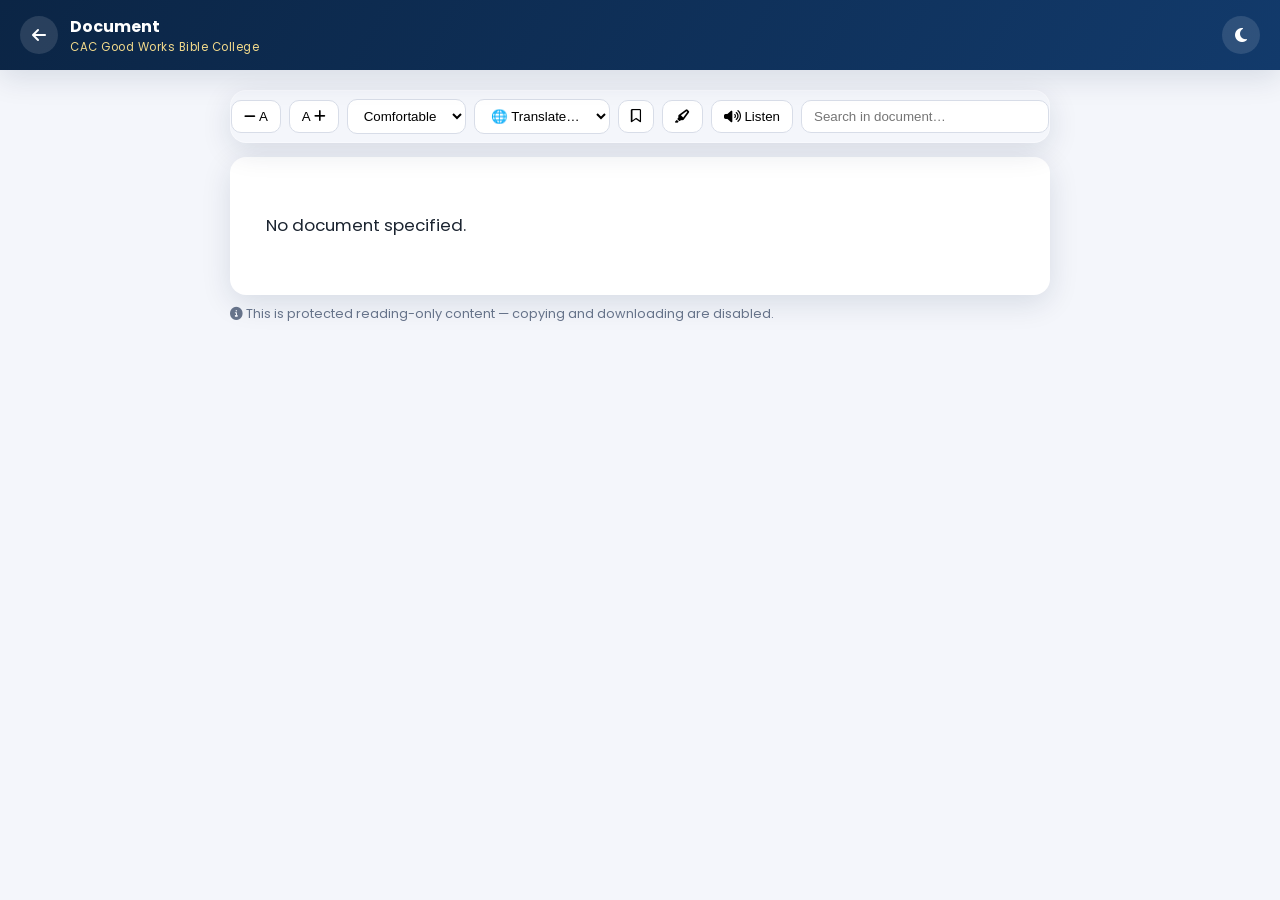
<file: ebook-reader.html>
<!DOCTYPE html>
<html lang="en">
<head>
<meta charset="UTF-8">
<meta name="viewport" content="width=device-width, initial-scale=1">
<title>Reader — CAC Good Works Bible College</title>
<meta name="description" content="Protected reading view for course ebooks and handbooks at CAC Good Works Assembly Believers Bible College.">
<link rel="icon" href="icon-192.png">
<link href="https://fonts.googleapis.com/css2?family=Playfair+Display:wght@600;700&family=Poppins:wght@400;500;600;700&display=swap" rel="stylesheet">
<link rel="stylesheet" href="https://cdnjs.cloudflare.com/ajax/libs/font-awesome/6.5.2/css/all.min.css">
<link rel="stylesheet" href="style.css">
</head>
<body>

<div class="brand-bar">
  <button class="icon-btn" onclick="window.close()" title="Close reader" aria-label="Close reader"><i class="fa-solid fa-arrow-left"></i></button>
  <div class="brand-text"><strong id="doc-title">Reader</strong><small>CAC Good Works Bible College</small></div>
  <div class="spacer"></div>
  <button class="icon-btn" id="dark-toggle" title="Toggle dark/light" aria-label="Toggle dark/light mode"><i class="fa-solid fa-moon"></i></button>
</div>

<div class="reader-shell">
  <div class="reader-toolbar glass-card">
    <button id="font-minus" title="Smaller text"><i class="fa-solid fa-minus"></i> A</button>
    <button id="font-plus" title="Larger text">A <i class="fa-solid fa-plus"></i></button>
    <select id="line-spacing" title="Line spacing">
      <option value="1.5">Compact</option>
      <option value="1.9" selected>Comfortable</option>
      <option value="2.3">Relaxed</option>
    </select>
    <select id="translate-lang" title="Translate">
      <option value="">🌐 Translate…</option>
      <option value="en">English</option>
      <option value="yo">Yoruba</option>
      <option value="fr">French</option>
      <option value="es">Spanish</option>
      <option value="pt">Portuguese</option>
      <option value="ar">Arabic</option>
      <option value="zh">Chinese</option>
      <option value="de">German</option>
      <option value="it">Italian</option>
      <option value="ru">Russian</option>
      <option value="hi">Hindi</option>
      <option value="sw">Swahili</option>
    </select>
    <button id="bookmark-btn" title="Bookmark this page"><i class="fa-regular fa-bookmark"></i></button>
    <button id="highlight-btn" title="Highlight selected text"><i class="fa-solid fa-highlighter"></i></button>
    <button id="listen-btn" title="Listen to this page read aloud"><i class="fa-solid fa-volume-high"></i> Listen</button>
    <input id="search-box" placeholder="Search in document…" style="flex:1;min-width:160px;padding:8px 12px;border-radius:10px;border:1px solid #d8dde8;">
  </div>

  <div id="toc-box" class="glass-card" style="margin-bottom:14px;display:none;"></div>

  <div class="reader-page" id="reader-page">
    <p style="text-align:center;color:var(--muted);">Loading document…</p>
  </div>

  <p id="reader-note" style="color:var(--muted);font-size:.8rem;margin-top:10px;">
    <i class="fa-solid fa-circle-info"></i> This is protected reading-only content — copying and downloading are disabled.
  </p>
</div>

<script type="module" src="ebook-reader.js"></script>
</body>
</html>
</file>
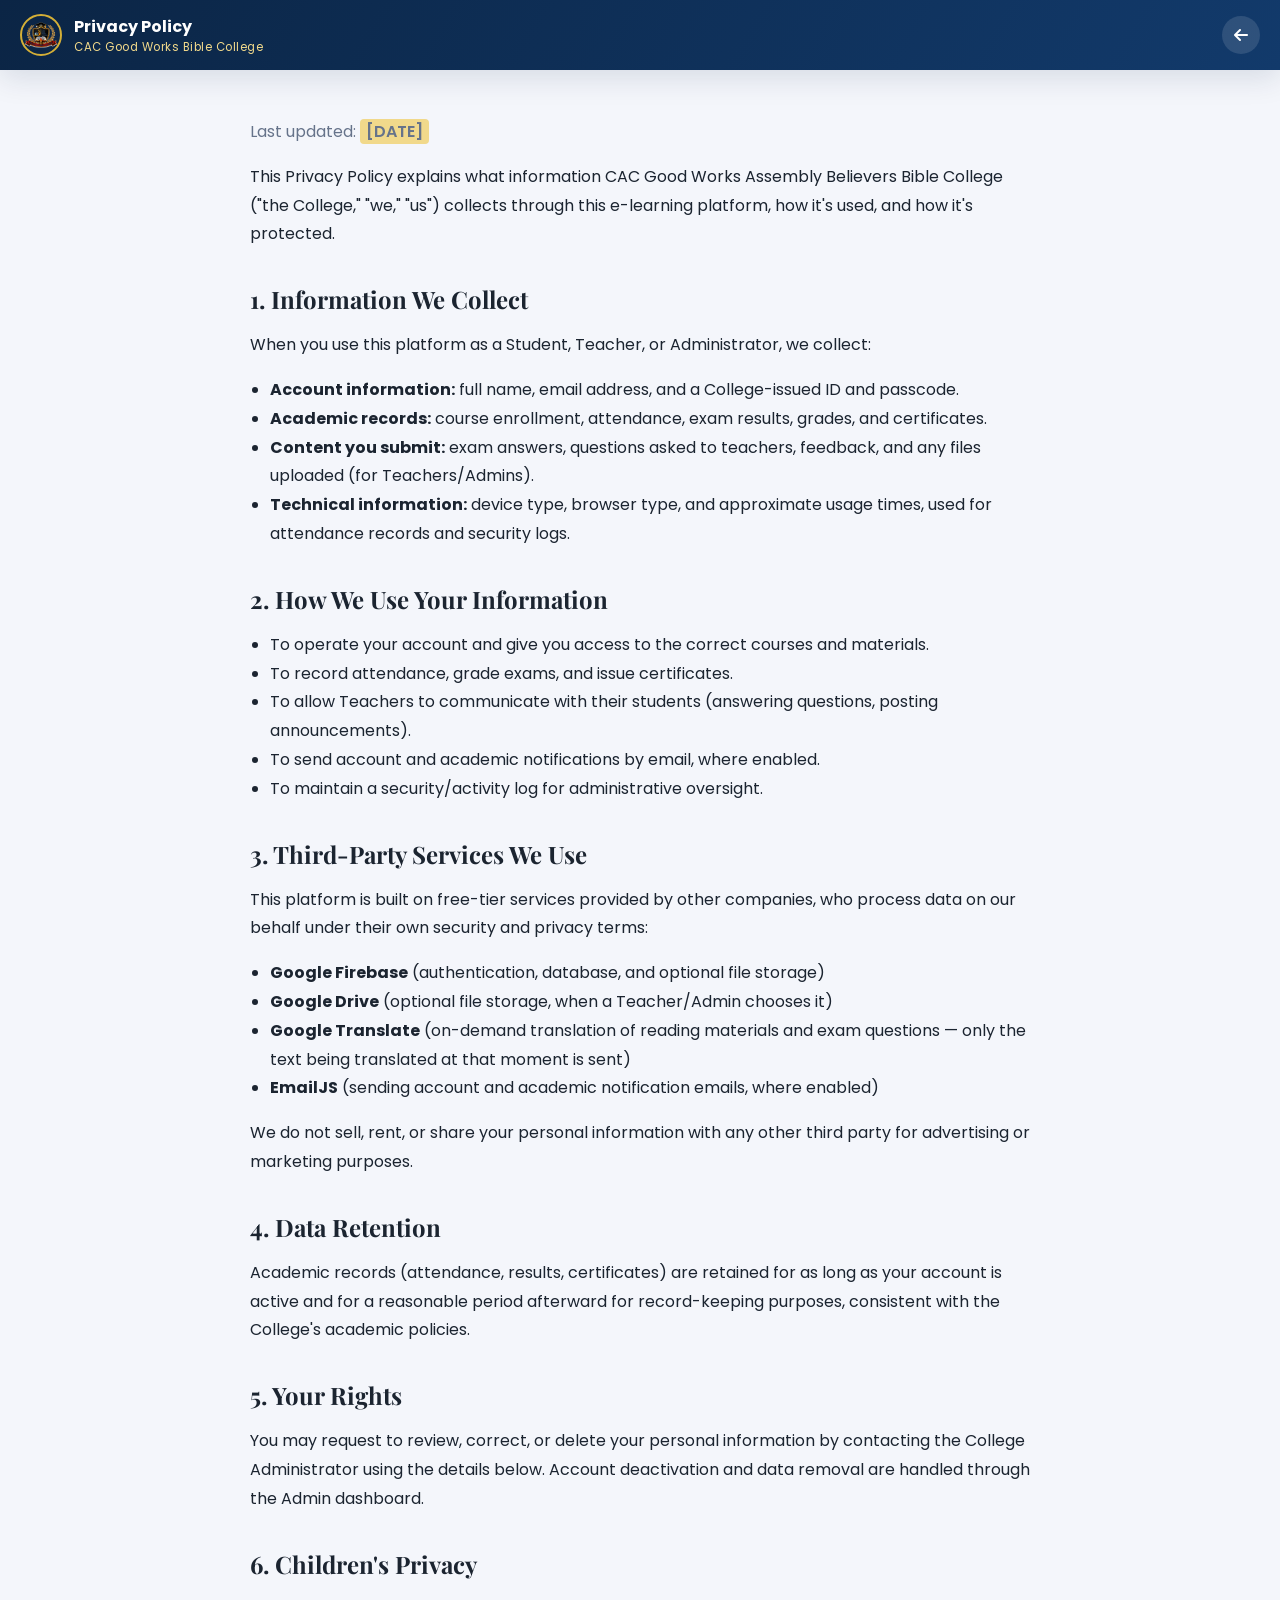
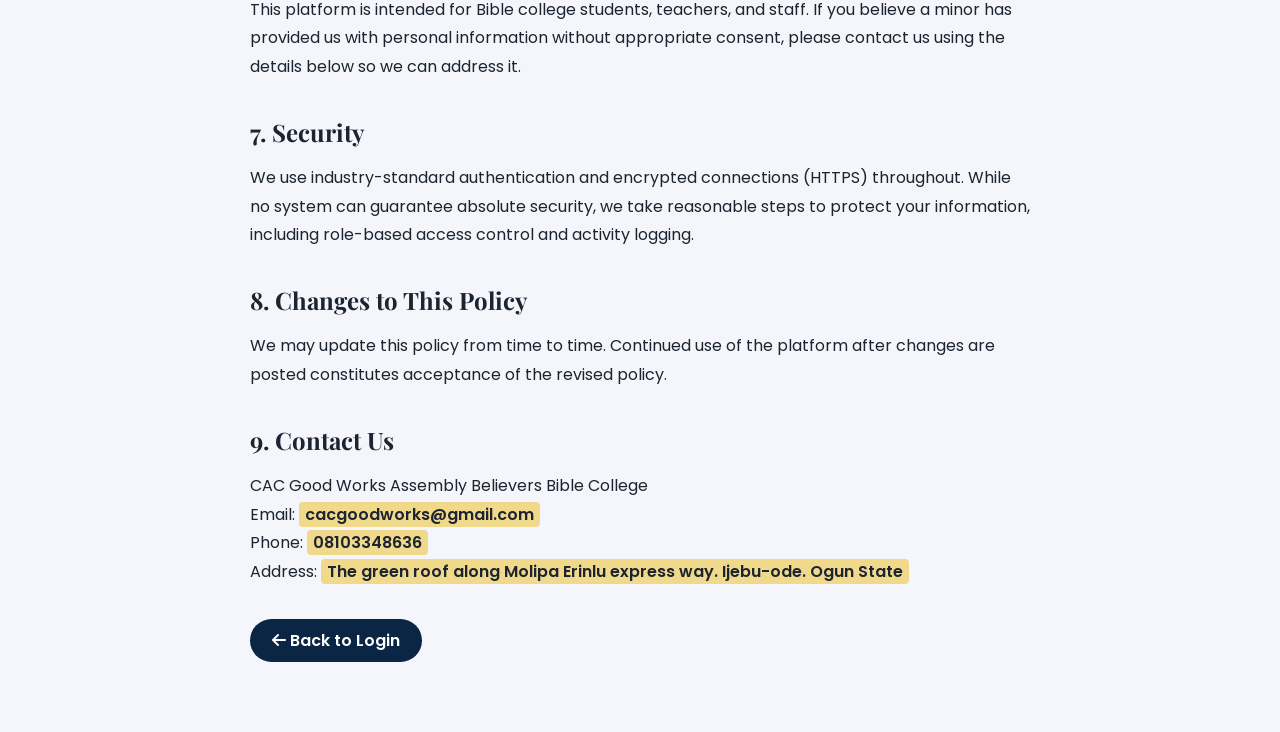
<file: privacy-policy.html>
<!DOCTYPE html>
<html lang="en">
<head>
<meta charset="UTF-8">
<meta name="viewport" content="width=device-width, initial-scale=1">
<title>Privacy Policy — CAC Good Works Bible College</title>
<meta name="description" content="Privacy Policy for the CAC Good Works Assembly Believers Bible College e-learning platform — what information we collect and how it's used.">
<link rel="icon" href="icon-192.png">
<link href="https://fonts.googleapis.com/css2?family=Playfair+Display:wght@600;700&family=Poppins:wght@400;500;600;700&display=swap" rel="stylesheet">
<link rel="stylesheet" href="https://cdnjs.cloudflare.com/ajax/libs/font-awesome/6.5.2/css/all.min.css">
<link rel="stylesheet" href="style.css">
<style>
  .policy-shell{max-width:820px;margin:0 auto;padding:32px 20px 60px;}
  .policy-shell h2{margin-top:34px;}
  .policy-shell p, .policy-shell li{line-height:1.8;color:var(--text);}
  .policy-shell ul{padding-left:20px;}
  .placeholder{background:var(--gold-light);padding:1px 6px;border-radius:4px;font-weight:600;}
</style>
</head>
<body>

<div class="brand-bar">
  <img src="logo.png" class="logo" alt="crest">
  <div class="brand-text"><strong>Privacy Policy</strong><small>CAC Good Works Bible College</small></div>
  <div class="spacer"></div>
  <a class="icon-btn" href="index.html" title="Back to login" aria-label="Back to login"><i class="fa-solid fa-arrow-left"></i></a>
</div>

<div class="policy-shell">
  <p style="color:var(--muted);">Last updated: <span class="placeholder">[DATE]</span></p>

  <p>This Privacy Policy explains what information CAC Good Works Assembly Believers Bible College ("the College," "we," "us") collects through this e-learning platform, how it's used, and how it's protected.</p>

  <h2>1. Information We Collect</h2>
  <p>When you use this platform as a Student, Teacher, or Administrator, we collect:</p>
  <ul>
    <li><strong>Account information:</strong> full name, email address, and a College-issued ID and passcode.</li>
    <li><strong>Academic records:</strong> course enrollment, attendance, exam results, grades, and certificates.</li>
    <li><strong>Content you submit:</strong> exam answers, questions asked to teachers, feedback, and any files uploaded (for Teachers/Admins).</li>
    <li><strong>Technical information:</strong> device type, browser type, and approximate usage times, used for attendance records and security logs.</li>
  </ul>

  <h2>2. How We Use Your Information</h2>
  <ul>
    <li>To operate your account and give you access to the correct courses and materials.</li>
    <li>To record attendance, grade exams, and issue certificates.</li>
    <li>To allow Teachers to communicate with their students (answering questions, posting announcements).</li>
    <li>To send account and academic notifications by email, where enabled.</li>
    <li>To maintain a security/activity log for administrative oversight.</li>
  </ul>

  <h2>3. Third-Party Services We Use</h2>
  <p>This platform is built on free-tier services provided by other companies, who process data on our behalf under their own security and privacy terms:</p>
  <ul>
    <li><strong>Google Firebase</strong> (authentication, database, and optional file storage)</li>
    <li><strong>Google Drive</strong> (optional file storage, when a Teacher/Admin chooses it)</li>
    <li><strong>Google Translate</strong> (on-demand translation of reading materials and exam questions — only the text being translated at that moment is sent)</li>
    <li><strong>EmailJS</strong> (sending account and academic notification emails, where enabled)</li>
  </ul>
  <p>We do not sell, rent, or share your personal information with any other third party for advertising or marketing purposes.</p>

  <h2>4. Data Retention</h2>
  <p>Academic records (attendance, results, certificates) are retained for as long as your account is active and for a reasonable period afterward for record-keeping purposes, consistent with the College's academic policies.</p>

  <h2>5. Your Rights</h2>
  <p>You may request to review, correct, or delete your personal information by contacting the College Administrator using the details below. Account deactivation and data removal are handled through the Admin dashboard.</p>

  <h2>6. Children's Privacy</h2>
  <p>This platform is intended for Bible college students, teachers, and staff. If you believe a minor has provided us with personal information without appropriate consent, please contact us using the details below so we can address it.</p>

  <h2>7. Security</h2>
  <p>We use industry-standard authentication and encrypted connections (HTTPS) throughout. While no system can guarantee absolute security, we take reasonable steps to protect your information, including role-based access control and activity logging.</p>

  <h2>8. Changes to This Policy</h2>
  <p>We may update this policy from time to time. Continued use of the platform after changes are posted constitutes acceptance of the revised policy.</p>

  <h2>9. Contact Us</h2>
  <p>
    CAC Good Works Assembly Believers Bible College<br>
    Email: <span class="placeholder">cacgoodworks@gmail.com</span><br>
    Phone: <span class="placeholder">08103348636</span><br>
    Address: <span class="placeholder">The green roof along Molipa Erinlu express way. Ijebu-ode. Ogun State</span>
  </p>

  <p style="margin-top:40px;"><a class="btn-navy" href="index.html"><i class="fa-solid fa-arrow-left"></i> Back to Login</a></p>
</div>

<script type="module">
  import { initTheme } from "./app-shell.js";
  initTheme();
</script>
</body>
</html>
</file>
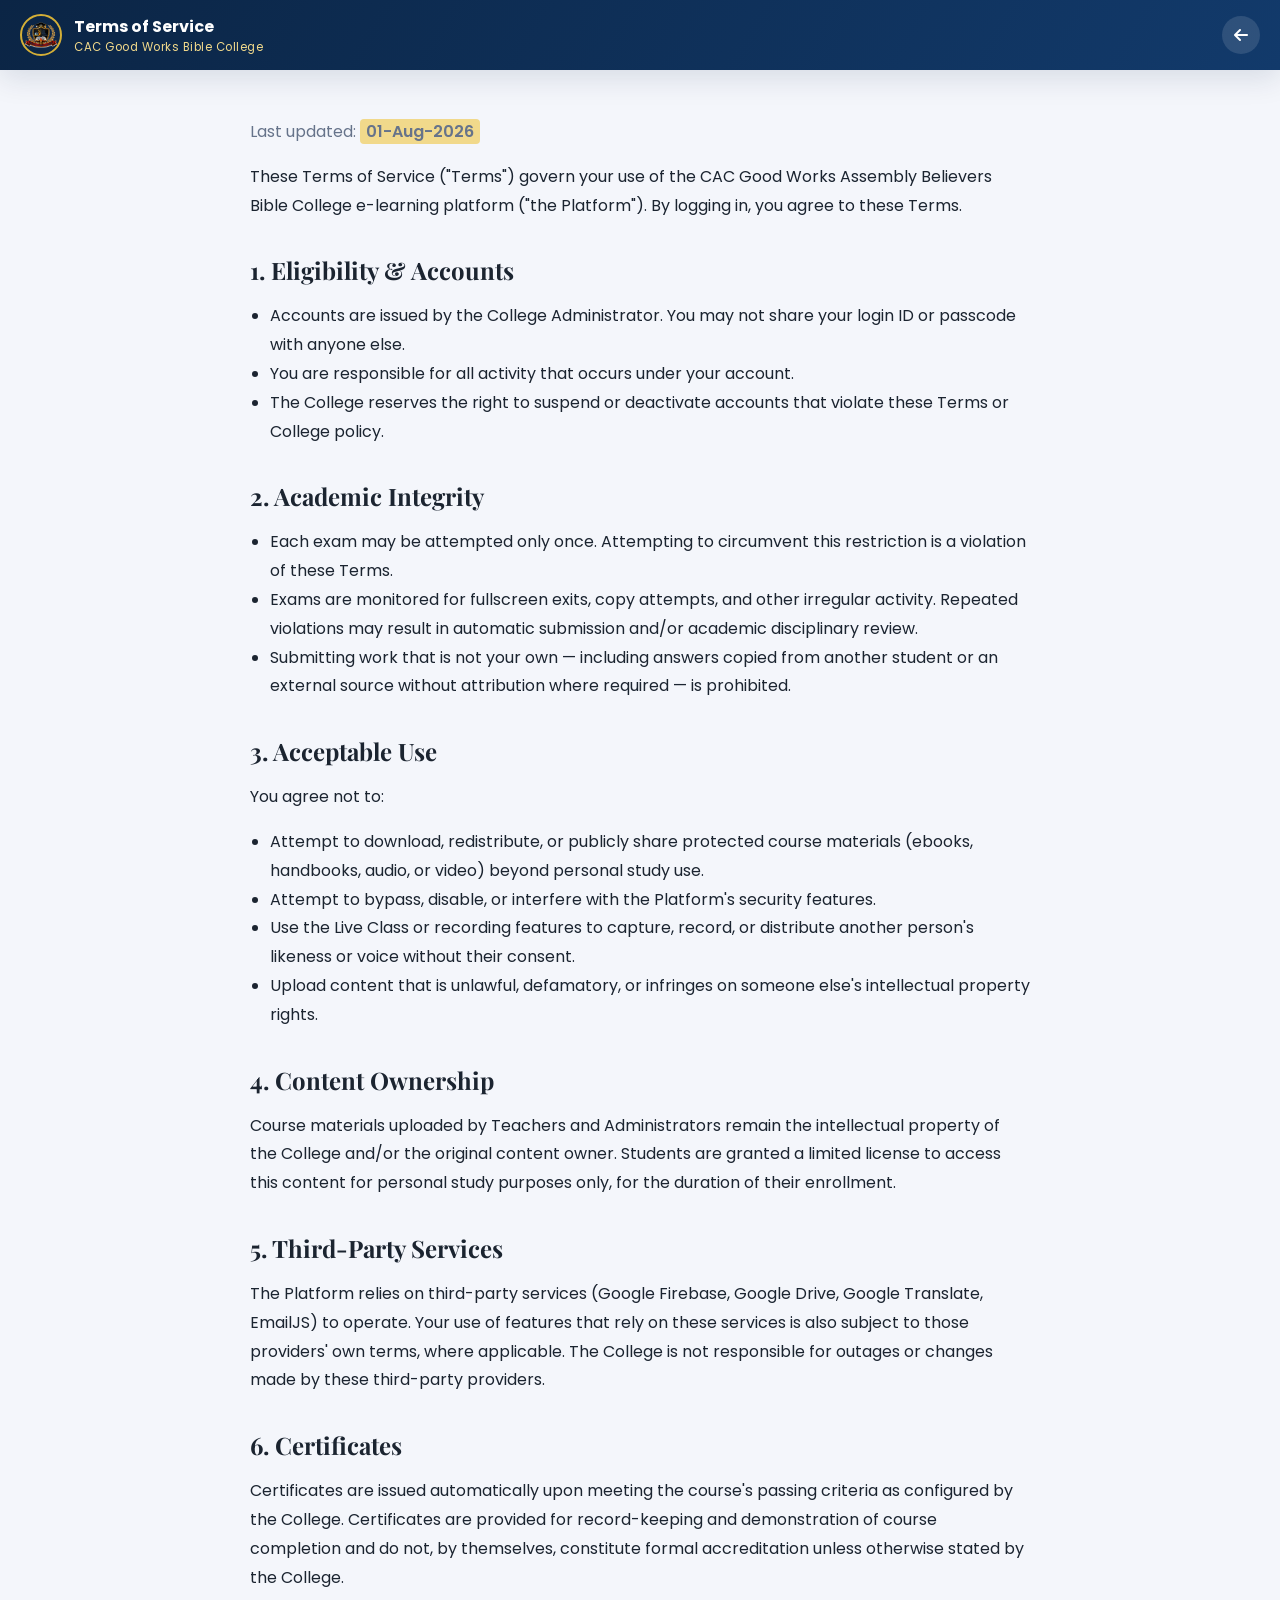
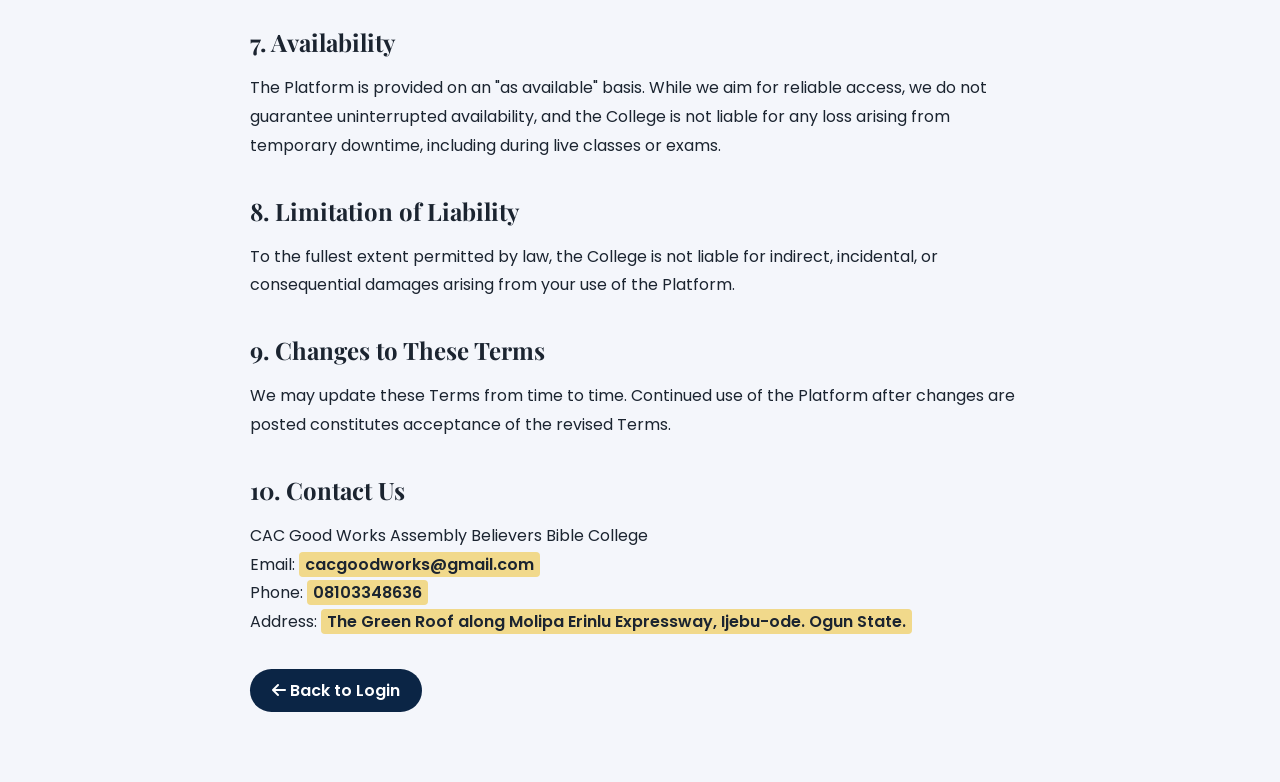
<file: terms-of-service.html>
<!DOCTYPE html>
<html lang="en">
<head>
<meta charset="UTF-8">
<meta name="viewport" content="width=device-width, initial-scale=1">
<title>Terms of Service — CAC Good Works Bible College</title>
<meta name="description" content="Terms of Service for the CAC Good Works Assembly Believers Bible College e-learning platform.">
<link rel="icon" href="icon-192.png">
<link href="https://fonts.googleapis.com/css2?family=Playfair+Display:wght@600;700&family=Poppins:wght@400;500;600;700&display=swap" rel="stylesheet">
<link rel="stylesheet" href="https://cdnjs.cloudflare.com/ajax/libs/font-awesome/6.5.2/css/all.min.css">
<link rel="stylesheet" href="style.css">
<style>
  .policy-shell{max-width:820px;margin:0 auto;padding:32px 20px 60px;}
  .policy-shell h2{margin-top:34px;}
  .policy-shell p, .policy-shell li{line-height:1.8;color:var(--text);}
  .policy-shell ul{padding-left:20px;}
  .placeholder{background:var(--gold-light);padding:1px 6px;border-radius:4px;font-weight:600;}
</style>
</head>
<body>

<div class="brand-bar">
  <img src="logo.png" class="logo" alt="crest">
  <div class="brand-text"><strong>Terms of Service</strong><small>CAC Good Works Bible College</small></div>
  <div class="spacer"></div>
  <a class="icon-btn" href="index.html" title="Back to login" aria-label="Back to login"><i class="fa-solid fa-arrow-left"></i></a>
</div>

<div class="policy-shell">
  <p style="color:var(--muted);">Last updated: <span class="placeholder">01-Aug-2026</span></p>

  <p>These Terms of Service ("Terms") govern your use of the CAC Good Works Assembly Believers Bible College e-learning platform ("the Platform"). By logging in, you agree to these Terms.</p>

  <h2>1. Eligibility & Accounts</h2>
  <ul>
    <li>Accounts are issued by the College Administrator. You may not share your login ID or passcode with anyone else.</li>
    <li>You are responsible for all activity that occurs under your account.</li>
    <li>The College reserves the right to suspend or deactivate accounts that violate these Terms or College policy.</li>
  </ul>

  <h2>2. Academic Integrity</h2>
  <ul>
    <li>Each exam may be attempted only once. Attempting to circumvent this restriction is a violation of these Terms.</li>
    <li>Exams are monitored for fullscreen exits, copy attempts, and other irregular activity. Repeated violations may result in automatic submission and/or academic disciplinary review.</li>
    <li>Submitting work that is not your own — including answers copied from another student or an external source without attribution where required — is prohibited.</li>
  </ul>

  <h2>3. Acceptable Use</h2>
  <p>You agree not to:</p>
  <ul>
    <li>Attempt to download, redistribute, or publicly share protected course materials (ebooks, handbooks, audio, or video) beyond personal study use.</li>
    <li>Attempt to bypass, disable, or interfere with the Platform's security features.</li>
    <li>Use the Live Class or recording features to capture, record, or distribute another person's likeness or voice without their consent.</li>
    <li>Upload content that is unlawful, defamatory, or infringes on someone else's intellectual property rights.</li>
  </ul>

  <h2>4. Content Ownership</h2>
  <p>Course materials uploaded by Teachers and Administrators remain the intellectual property of the College and/or the original content owner. Students are granted a limited license to access this content for personal study purposes only, for the duration of their enrollment.</p>

  <h2>5. Third-Party Services</h2>
  <p>The Platform relies on third-party services (Google Firebase, Google Drive, Google Translate, EmailJS) to operate. Your use of features that rely on these services is also subject to those providers' own terms, where applicable. The College is not responsible for outages or changes made by these third-party providers.</p>

  <h2>6. Certificates</h2>
  <p>Certificates are issued automatically upon meeting the course's passing criteria as configured by the College. Certificates are provided for record-keeping and demonstration of course completion and do not, by themselves, constitute formal accreditation unless otherwise stated by the College.</p>

  <h2>7. Availability</h2>
  <p>The Platform is provided on an "as available" basis. While we aim for reliable access, we do not guarantee uninterrupted availability, and the College is not liable for any loss arising from temporary downtime, including during live classes or exams.</p>

  <h2>8. Limitation of Liability</h2>
  <p>To the fullest extent permitted by law, the College is not liable for indirect, incidental, or consequential damages arising from your use of the Platform.</p>

  <h2>9. Changes to These Terms</h2>
  <p>We may update these Terms from time to time. Continued use of the Platform after changes are posted constitutes acceptance of the revised Terms.</p>

  <h2>10. Contact Us</h2>
  <p>
    CAC Good Works Assembly Believers Bible College<br>
    Email: <span class="placeholder">cacgoodworks@gmail.com</span><br>
    Phone: <span class="placeholder">08103348636</span><br>
    Address: <span class="placeholder">The Green Roof along Molipa Erinlu Expressway, Ijebu-ode. Ogun State.</span>
  </p>

  <p style="margin-top:40px;"><a class="btn-navy" href="index.html"><i class="fa-solid fa-arrow-left"></i> Back to Login</a></p>
</div>

<script type="module">
  import { initTheme } from "./app-shell.js";
  initTheme();
</script>
</body>
</html>
</file>
<file: style.css>
/* ==========================================================================
   CAC GOOD WORKS ASSEMBLY BELIEVERS BIBLE COLLEGE — GLOBAL STYLES
   Palette: Deep Blue #0b2545 | Gold #d4af37 | White #ffffff
   ========================================================================== */
:root{
  --navy:#0b2545;
  --navy-light:#123a6b;
  --gold:#d4af37;
  --gold-light:#f1d98b;
  --white:#ffffff;
  --bg:#f4f6fb;
  --text:#1b2430;
  --muted:#66738a;
  --danger:#c0392b;
  --success:#1e8e5a;
  --radius:16px;
  --shadow:0 8px 30px rgba(11,37,69,.12);
  --glass: rgba(255,255,255,.65);
}
[data-theme="dark"]{
  --bg:#0a1220;
  --text:#eef2f9;
  --muted:#9aa7bd;
  --glass: rgba(15,25,45,.6);
  --white:#101a2c;
}
*{box-sizing:border-box;}
html,body{margin:0;padding:0;}
body{
  font-family:'Poppins', -apple-system, BlinkMacSystemFont, 'Segoe UI', sans-serif;
  background:var(--bg);
  color:var(--text);
  min-height:100vh;
  transition:background .3s, color .3s;
}
h1,h2,h3,h4,h5{font-family:'Playfair Display', Georgia, serif; margin:0 0 .5rem;}
a{color:inherit;text-decoration:none;}
img{max-width:100%;}
::selection{background:var(--gold-light);}

.container-page{max-width:1280px;margin:0 auto;padding:0 20px;}

/* ---------- Top Brand Bar ---------- */
.brand-bar{
  display:flex;align-items:center;gap:12px;
  background:linear-gradient(120deg,var(--navy),var(--navy-light));
  color:#fff;padding:14px 20px;
  box-shadow:var(--shadow);
  position:sticky;top:0;z-index:50;
}
.brand-bar img.logo{width:42px;height:42px;border-radius:50%;border:2px solid var(--gold);}
.brand-bar .brand-text small{color:var(--gold-light);display:block;font-size:.72rem;letter-spacing:.5px;}
.brand-bar .spacer{flex:1;}
.brand-bar .icon-btn{
  background:rgba(255,255,255,.12);border:none;color:#fff;
  width:38px;height:38px;border-radius:50%;cursor:pointer;font-size:1rem;
  display:flex;align-items:center;justify-content:center;
}
.brand-bar .icon-btn:hover{background:var(--gold);color:var(--navy);}

/* ---------- Glass Card ---------- */
.glass-card{
  background:var(--glass);
  backdrop-filter:blur(14px);
  -webkit-backdrop-filter:blur(14px);
  border:1px solid rgba(255,255,255,.35);
  border-radius:var(--radius);
  box-shadow:var(--shadow);
  padding:22px;
}

/* ---------- Buttons ---------- */
.btn-gold{
  background:linear-gradient(120deg,var(--gold),var(--gold-light));
  color:var(--navy);border:none;font-weight:600;
  padding:10px 22px;border-radius:999px;cursor:pointer;
  transition:transform .15s, box-shadow .15s;
}
.btn-gold:hover{transform:translateY(-2px);box-shadow:0 6px 18px rgba(212,175,55,.4);}
.btn-navy{
  background:var(--navy);color:#fff;border:none;font-weight:600;
  padding:10px 22px;border-radius:999px;cursor:pointer;
}
.btn-navy:hover{background:var(--navy-light);}
.btn-outline{
  background:transparent;border:1.5px solid var(--navy);color:var(--navy);
  padding:9px 20px;border-radius:999px;cursor:pointer;font-weight:600;
}
[data-theme="dark"] .btn-outline{border-color:var(--gold);color:var(--gold);}
.btn-danger{background:var(--danger);color:#fff;border:none;border-radius:999px;padding:8px 16px;cursor:pointer;}

/* ---------- Login Screen ---------- */
.login-wrap{
  min-height:100vh;display:flex;align-items:center;justify-content:center;
  background:radial-gradient(circle at top left,#123a6b,#0b2545 60%);
  padding:20px;
}
.login-card{width:100%;max-width:420px;text-align:center;color:var(--navy);}
.login-card .crest{width:86px;height:86px;border-radius:50%;border:3px solid var(--gold);margin-bottom:10px;}
.role-tabs{display:flex;gap:8px;margin:16px 0;}
.role-tabs button{
  flex:1;padding:10px;border-radius:12px;border:1.5px solid rgba(11,37,69,.15);
  background:#fff;cursor:pointer;font-weight:600;color:var(--muted);
}
.role-tabs button.active{background:var(--navy);color:#fff;border-color:var(--navy);}
.form-field{margin-bottom:14px;text-align:left;}
.form-field label{font-size:.85rem;font-weight:600;color:var(--muted);}
.form-field input, .form-field select, .form-field textarea{
  width:100%;padding:11px 14px;border-radius:10px;border:1.5px solid #d8dde8;
  margin-top:4px;font-size:.95rem;background:#fff;color:#111;
}
.form-field input:focus,.form-field select:focus{outline:none;border-color:var(--gold);}

/* ---------- Dashboard Layout ---------- */
.dash-layout{display:flex;min-height:calc(100vh - 70px);}
.sidebar{
  width:250px;background:var(--navy);color:#fff;padding:18px 12px;flex-shrink:0;
}
.sidebar a{
  display:flex;align-items:center;gap:10px;padding:11px 14px;border-radius:10px;
  color:#dbe4f5;margin-bottom:4px;font-size:.92rem;cursor:pointer;
}
.sidebar a:hover, .sidebar a.active{background:var(--gold);color:var(--navy);font-weight:600;}
.main-content{flex:1;padding:24px;overflow-x:hidden;}
.stat-grid{display:grid;grid-template-columns:repeat(auto-fit,minmax(190px,1fr));gap:16px;margin-bottom:20px;}
.stat-card{padding:18px;border-radius:var(--radius);background:var(--white);box-shadow:var(--shadow);}
.stat-card .num{font-size:1.9rem;font-weight:700;color:var(--navy);}
[data-theme="dark"] .stat-card .num{color:var(--gold);}
.stat-card .label{color:var(--muted);font-size:.85rem;}

.course-grid{display:grid;grid-template-columns:repeat(auto-fill,minmax(230px,1fr));gap:16px;}
.course-tile{
  border-radius:var(--radius);padding:18px;color:#fff;position:relative;overflow:hidden;
  min-height:130px;display:flex;flex-direction:column;justify-content:flex-end;cursor:pointer;
  box-shadow:var(--shadow);
}
.course-tile small{opacity:.85;}

table.data-table{width:100%;border-collapse:collapse;background:var(--white);border-radius:var(--radius);overflow:hidden;}
table.data-table th,table.data-table td{padding:11px 14px;text-align:left;border-bottom:1px solid #eef1f7;font-size:.88rem;}
table.data-table th{background:var(--navy);color:#fff;}
table.data-table tr:hover{background:#f8f9fd;}
[data-theme="dark"] table.data-table{background:#101a2c;}
[data-theme="dark"] table.data-table td{border-color:#1c2a42;}

.badge{padding:3px 10px;border-radius:999px;font-size:.72rem;font-weight:700;}
.badge.active{background:#dcfce7;color:var(--success);}
.badge.inactive{background:#fee2e2;color:var(--danger);}

.tab-strip{display:flex;gap:6px;flex-wrap:wrap;margin-bottom:16px;}
.tab-strip button{
  padding:8px 16px;border-radius:999px;border:1.5px solid #d8dde8;background:#fff;cursor:pointer;font-size:.85rem;
}
.tab-strip button.active{background:var(--navy);color:#fff;border-color:var(--navy);}

/* ---------- Ebook Reader ---------- */
.reader-shell{max-width:860px;margin:0 auto;padding:20px;}
.reader-toolbar{display:flex;gap:8px;flex-wrap:wrap;align-items:center;margin-bottom:14px;position:sticky;top:64px;background:var(--bg);z-index:10;padding:8px 0;}
.reader-toolbar select,.reader-toolbar button{padding:8px 12px;border-radius:10px;border:1px solid #d8dde8;background:#fff;cursor:pointer;}
.reader-page{
  background:var(--white);border-radius:var(--radius);padding:36px;box-shadow:var(--shadow);
  line-height:1.9;font-size:1.05rem;user-select:none; -webkit-user-select:none;
}
.reader-page.dark-mode{background:#141e2e;color:#eef2f9;}
mark.hl{background:var(--gold-light);padding:1px 2px;border-radius:3px;}

/* ---------- Exam Fullscreen ---------- */
.exam-shell{max-width:820px;margin:0 auto;padding:24px;}
.exam-q{background:var(--white);padding:20px;border-radius:var(--radius);margin-bottom:14px;box-shadow:var(--shadow);}
.exam-timer{position:fixed;top:14px;right:14px;background:var(--danger);color:#fff;padding:10px 18px;border-radius:999px;font-weight:700;z-index:200;}
.exam-warning-overlay{position:fixed;inset:0;background:rgba(11,37,69,.95);color:#fff;display:flex;align-items:center;justify-content:center;flex-direction:column;z-index:500;text-align:center;padding:20px;}

/* ---------- Recording Studio ---------- */
.studio-wrap{display:flex;flex-wrap:wrap;gap:20px;}
.studio-preview{flex:1;min-width:280px;background:#000;border-radius:var(--radius);overflow:hidden;aspect-ratio:16/9;position:relative;}
.studio-preview video{width:100%;height:100%;object-fit:cover;}
.studio-controls{display:flex;gap:10px;flex-wrap:wrap;margin-top:14px;}
.rec-dot{width:10px;height:10px;background:var(--danger);border-radius:50%;display:inline-block;margin-right:6px;animation:pulse 1s infinite;}
@keyframes pulse{0%,100%{opacity:1;}50%{opacity:.3;}}

/* ---------- Toast ---------- */
#toast-box{position:fixed;bottom:20px;right:20px;z-index:999;display:flex;flex-direction:column;gap:8px;}
.toast{background:var(--navy);color:#fff;padding:12px 18px;border-radius:10px;box-shadow:var(--shadow);animation:slideIn .25s ease;font-size:.88rem;}
.toast.error{background:var(--danger);} .toast.success{background:var(--success);}
@keyframes slideIn{from{transform:translateX(30px);opacity:0;}to{transform:translateX(0);opacity:1;}}

.skeleton{background:linear-gradient(90deg,#e5e9f2 25%,#f3f5fa 37%,#e5e9f2 63%);background-size:400% 100%;animation:sk 1.4s ease infinite;border-radius:8px;}
@keyframes sk{0%{background-position:100% 50%;}100%{background-position:0 50%;}}

/* ---------- Consistent empty / error state ---------- */
.empty-state{text-align:center;padding:32px 20px;color:var(--muted);}
.empty-state i{font-size:1.8rem;margin-bottom:10px;display:block;opacity:.6;}
.empty-state p{margin:0 0 10px;}

/* ---------- Responsive ---------- */
@media(max-width:860px){
  .dash-layout{flex-direction:column;}
  .sidebar{width:100%;display:flex;overflow-x:auto;gap:4px;padding:10px;}
  .sidebar a{white-space:nowrap;margin-bottom:0;}
  .main-content{padding:16px;}
}
@media(max-width:480px){
  .login-card{max-width:100%;}
  .reader-page{padding:20px;}
}

/* Disable text selection / context menu on protected content */
.protected{-webkit-user-select:none;user-select:none;}
.protected::selection{background:transparent;}

/* Install banner */
#install-banner{
  position:fixed;bottom:0;left:0;right:0;background:var(--navy);color:#fff;
  padding:12px 16px;display:none;align-items:center;justify-content:space-between;z-index:600;
  box-shadow:0 -4px 20px rgba(0,0,0,.2);
}
#install-banner button{margin-left:8px;}
</file>
